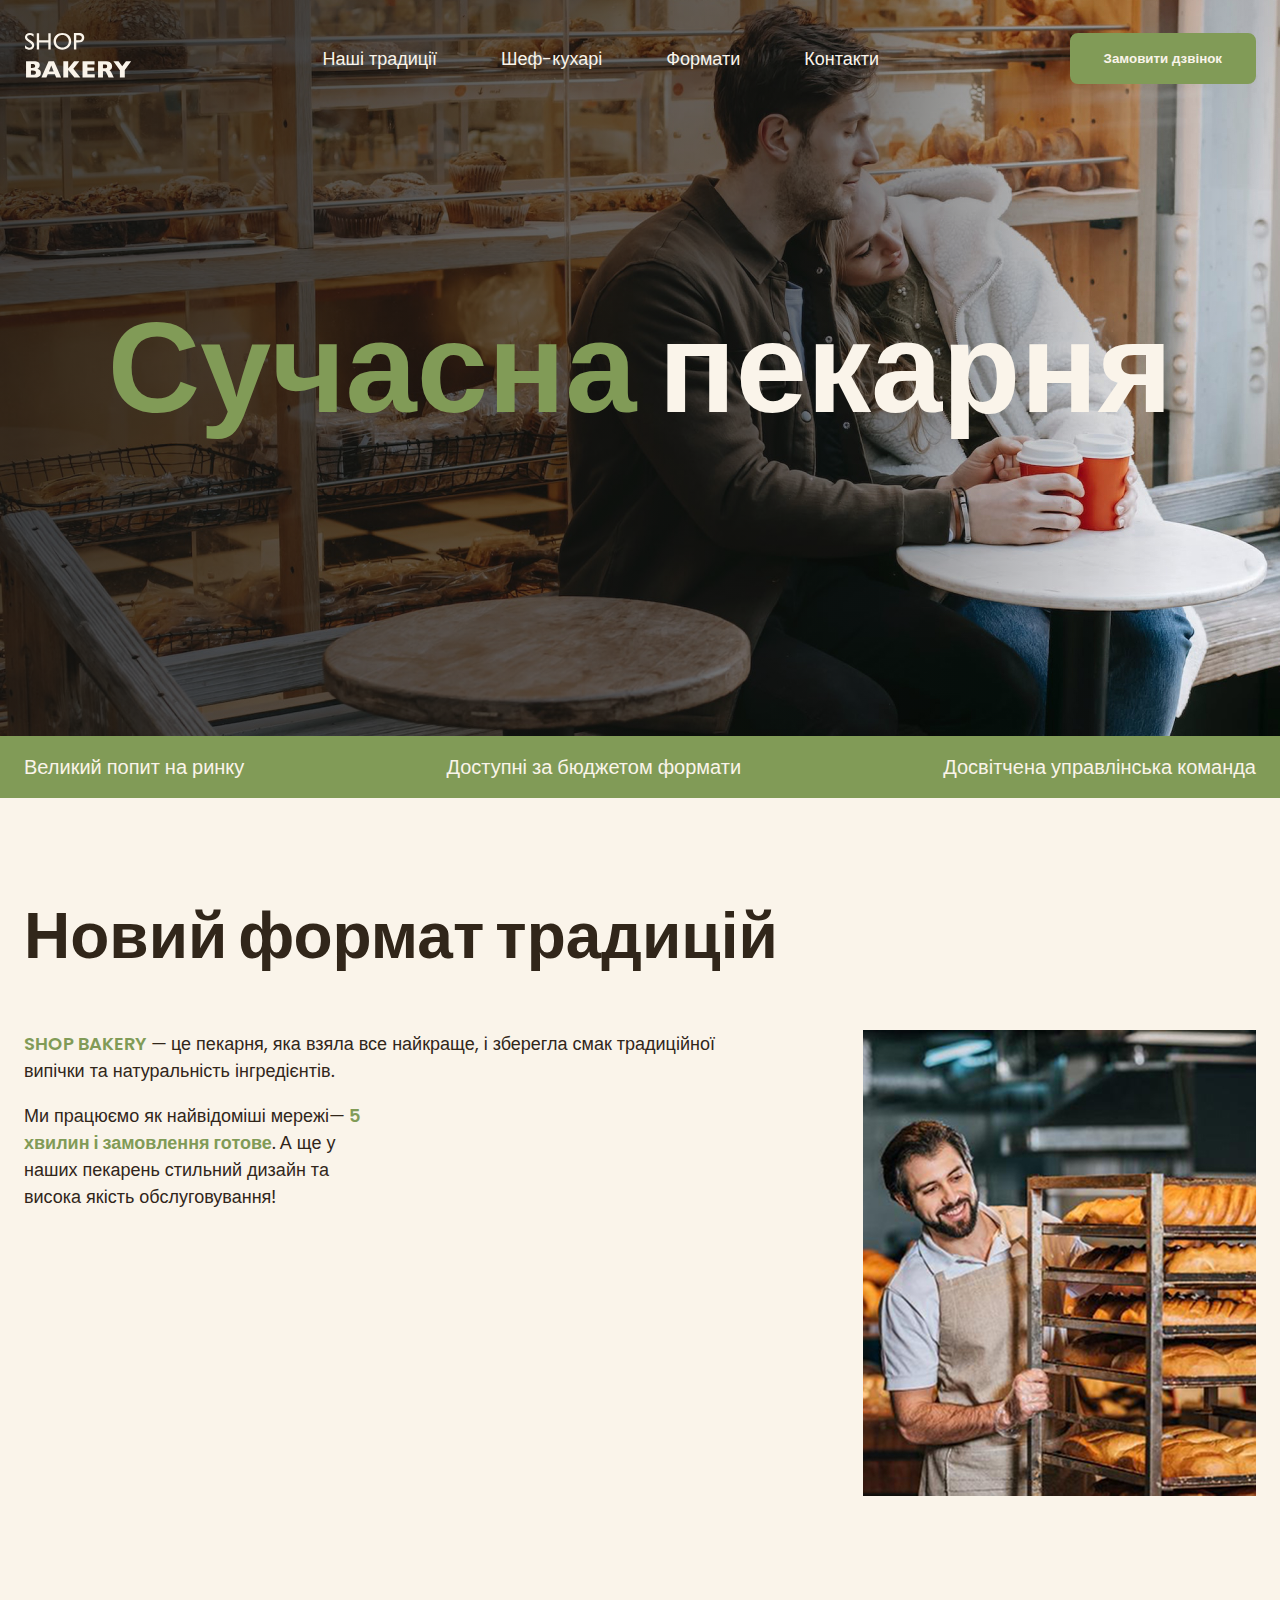
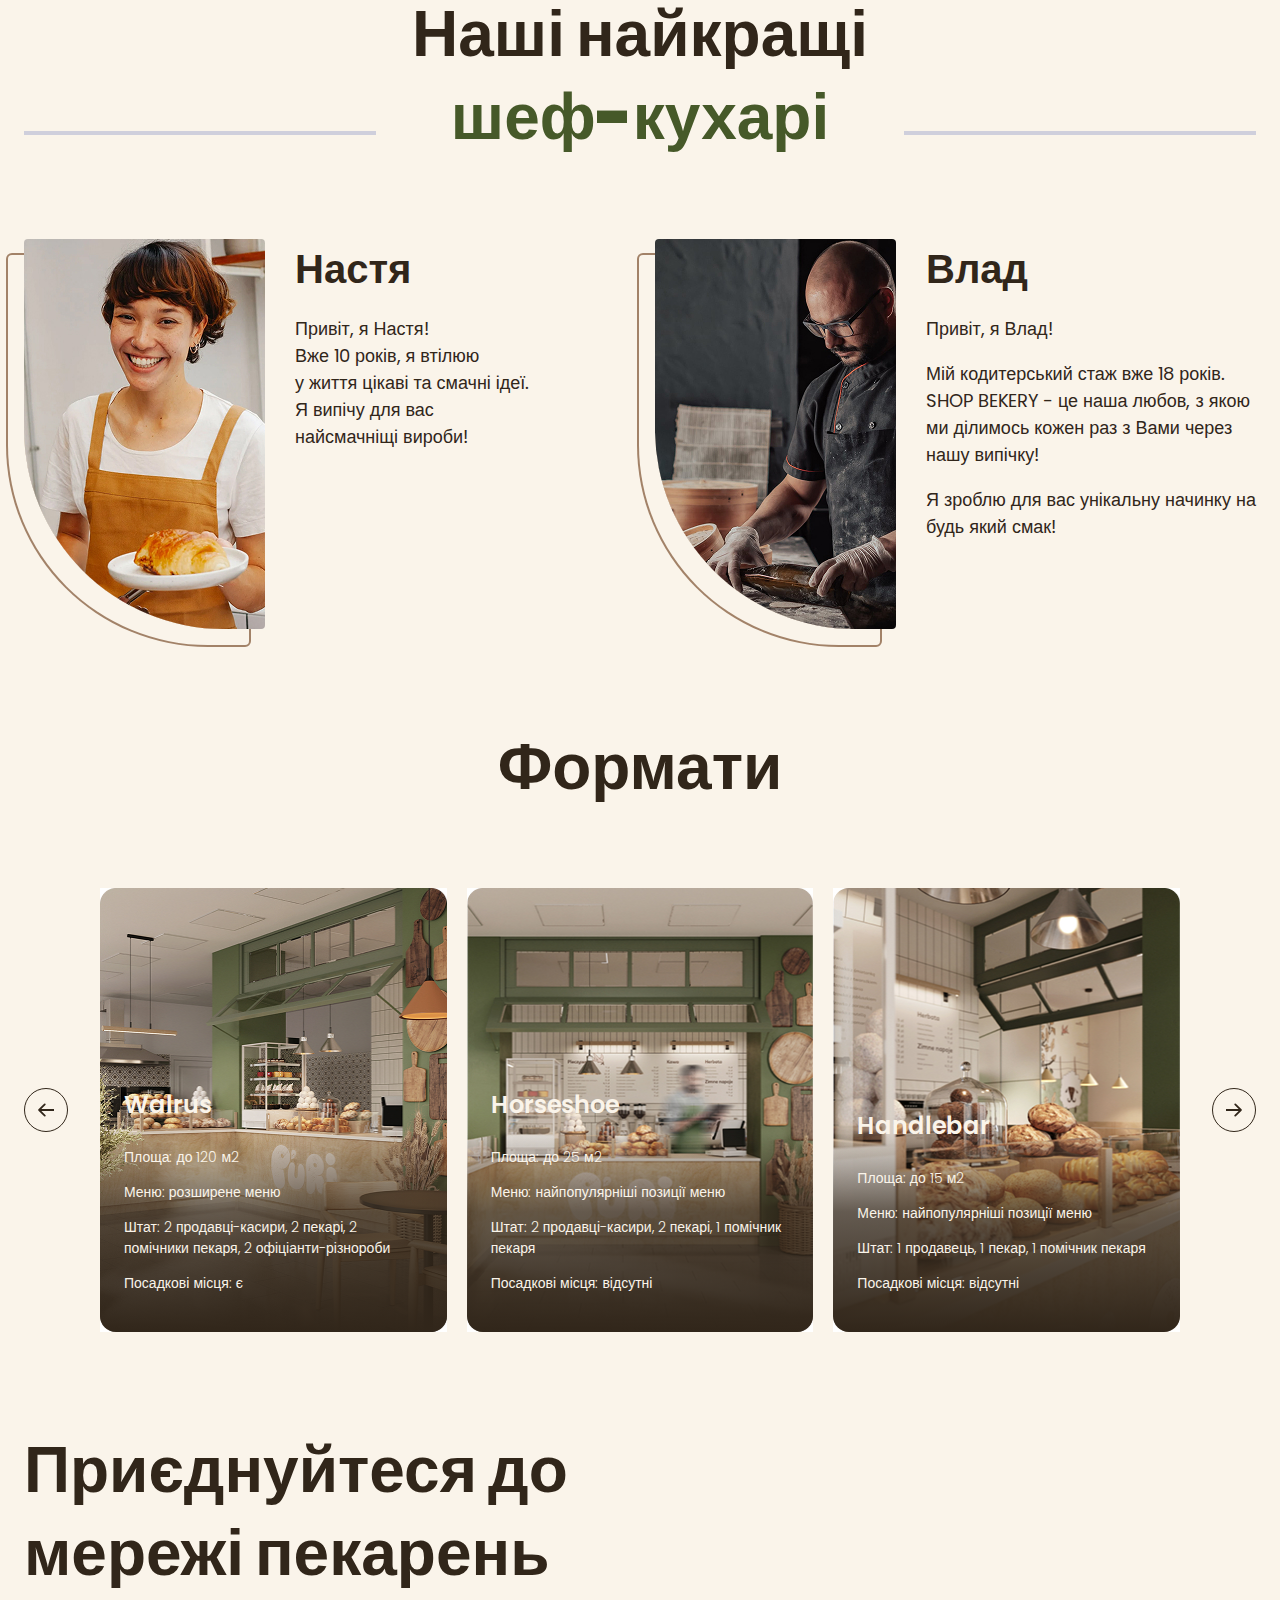
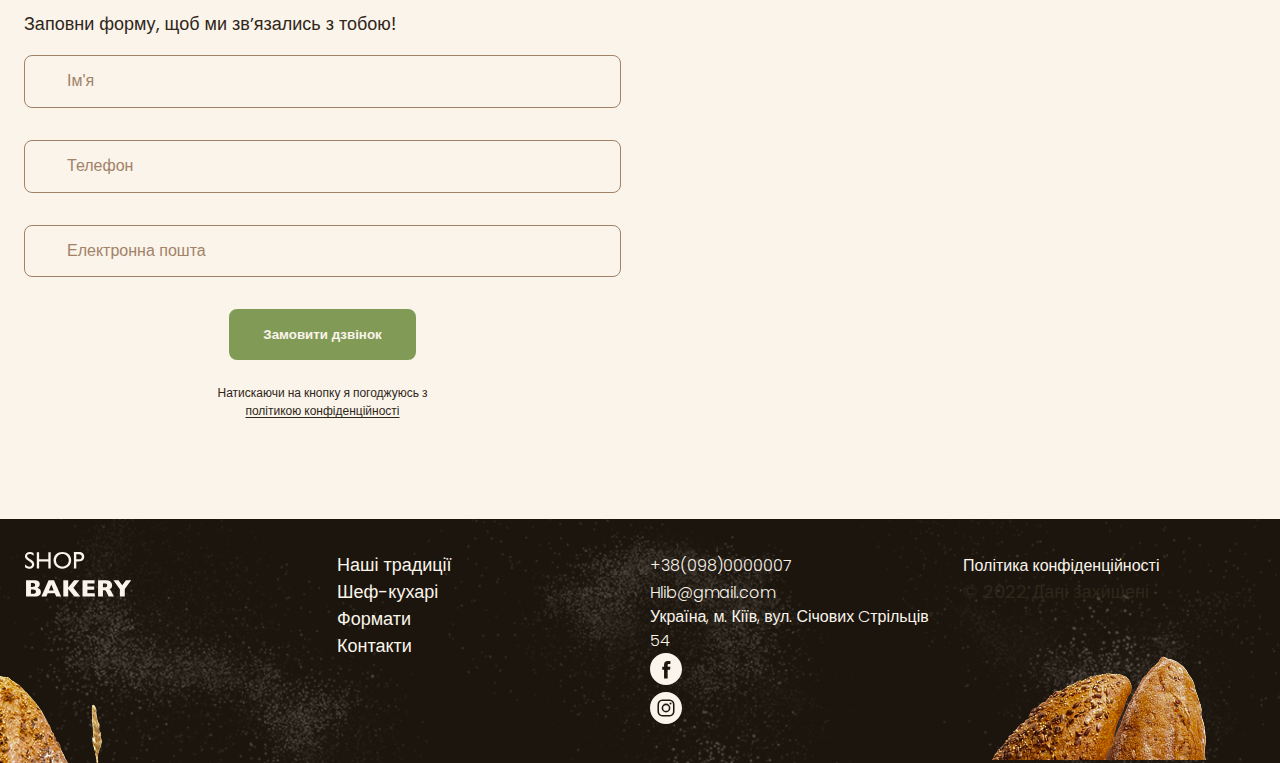
<file: index.html>
<!DOCTYPE html>
<html lang="uk">
  <head>
    <meta charset="UTF-8" />
    <meta http-equiv="X-UA-Compatible" content="IE=edge" />
    <meta name="viewport" content="width=device-width, initial-scale=1.0" />
    <title>Сучасна перкарня</title>

    <!-- Styles -->
    <link rel="stylesheet" href="./scss/main.css" />
  </head>
  <body>
    <header class="header">
      <div class="container">
        <div class="header-container">
          <nav class="header-nav">
            <a href="/">
              <img src="./Imeges/logo.svg" alt="Логотип сучасної пекарні" />
            </a>

            <ul class="header-menu">
              <li>
                <a class="link" href="#traditions-section">Наші традиції</a>
              </li>
              <li><a class="link" href="#chafs-section">Шеф-кухарі</a></li>
              <li><a class="link" href="#formats-section">Формати</a></li>
              <li><a class="link" href="#contact-section">Контакти</a></li>
            </ul>
          </nav>
          <button class="button modal-button-open" type="button">
            Замовити дзвінок
          </button>
        </div>
      </div>
    </header>

    <main>
      <section class="hero-section">
        <h1 class="hero-title"><span class="accent">Сучасна</span> пекарня</h1>
      </section>

      <section class="advantages-section">
        <div class="container">
          <h2 class="visually-hidden">Наші переваги</h2>
          <ul class="advantages-list">
            <li class="advantages-item">Великий попит на ринку</li>
            <li class="advantages-item">Доступні за бюджетом формати</li>
            <li class="advantages-item">Досвітчена управлінська команда</li>
          </ul>
        </div>
      </section>
      <section class="traditions-section section" id="traditions-section">
        <div class="container">
          <h2 class="traditions-title section-title">Новий формат традицій</h2>

          <div class="traditions-container">
            <div class="tradition-content">
              <p class="traditions-text">
                <span class="brand uppercase">shop bakery</span> — це пекарня,
                яка взяла все найкраще, і зберегла смак традиційної випічки та
                натуральність інгредієнтів.
              </p>
              <p class="traditions-text limited">
                Ми працюємо як найвідоміші мережі—
                <span class="brand">5 хвилин і замовлення готове</span>. А ще у
                наших пекарень стильний дизайн та висока якість обслуговування!
              </p>
            </div>
            <img src="./Imeges/image 1560.jpg" alt="Пекар біля хлібу" />
          </div>
        </div>
      </section>
      <section class="section" id="chafs-section">
        <div class="container">
          <h2 class="chefs-title section-title centered">
            Наші найкращі <br />
            <span class="accent">шеф-кухарі</span>
          </h2>
          <ul class="chefs-list">
            <li class="chefs-item">
              <article class="chefs-card">
                <img
                  class="chefs-image"
                  src="./Imeges/Nastya.jpg"
                  alt="шеф-кухар настя"
                />
                <div>
                  <h3 class="chaf-title">Настя</h3>
                  <div class="chef-text">
                    <p>Привіт, я Настя!</p>
                    <p>
                      Вже 10 років, я втілюю <br />
                      у життя цікаві та смачні ідеї.
                    </p>
                    <p>
                      Я випічу для вас <br />
                      найсмачніщі вироби!
                    </p>
                  </div>
                </div>
              </article>
            </li>
            <li class="chefs-item">
              <article class="chefs-card">
                <img
                  class="chefs-image"
                  src="./Imeges/Vlad.jpg"
                  alt="шеф-кухар влад"
                />
                <div>
                  <h3 class="chaf-title">Влад</h3>
                  <p class="chef-text">Привіт, я Влад!</p>
                  <p class="chef-text">
                    Мій кодитерський стаж вже 18 років. SHOP BEKERY - це наша
                    любов, з якою ми ділимось кожен раз з Вами через нашу
                    випічку!
                  </p>
                  <p class="chef-text">
                    Я зроблю для вас унікальну начинку на будь який смак!
                  </p>
                </div>
              </article>
            </li>
          </ul>
        </div>
      </section>
      <section class="section" id="formats-section">
        <div class="container">
          <h2 class="formats-title section-title centered">Формати</h2>
          <div class="formats-container">
            <button class="carousel-button" type="button">
              <svg class="carousel-arrow" width="16" height="16">
                <use href="./Imeges/icons.svg#icon-arrow"></use>
              </svg>
            </button>
            <ul class="formats-list">
              <li class="format-item">
                <article class="format-card">
                  <img
                    class="format-image"
                    src="./Imeges/bakery-left.jpg"
                    alt="Walrus format"
                  />
                  <h3 class="format-title" lang="en">Walrus</h3>
                  <div class="format-text">
                    <p>Площа: до 120 м2</p>
                    <p>Меню: розширене меню</p>
                    <p>
                      Штат: 2 продавці-касири, 2 пекарі, 2 помічники пекаря, 2
                      офіціанти-різнороби
                    </p>
                    <p>Посадкові місця: є</p>
                  </div>
                </article>
              </li>
              <li class="format-item">
                <article class="format-card">
                  <img
                    class="format-image"
                    src="./Imeges/backery-center.jpg"
                    alt="Horseshoe format"
                  />
                  <h3 class="format-title" lang="en">Horseshoe</h3>
                  <div class="format-text">
                    <p>Площа: до 25 м2</p>
                    <p>Меню: найпопулярніші позиції меню</p>
                    <p>Штат: 2 продавці-касири, 2 пекарі, 1 помічник пекаря</p>
                    <p>Посадкові місця: відсутні</p>
                  </div>
                </article>
              </li>
              <li class="format-item">
                <article class="format-card">
                  <img
                    class="format-image"
                    src="./Imeges/bakery-right.jpg"
                    alt="Handlebar format"
                  />
                  <h3 class="format-title" lang="en">Handlebar</h3>
                  <div class="format-text">
                    <p>Площа: до 15 м2</p>
                    <p>Меню: найпопулярніші позиції меню</p>
                    <p>Штат: 1 продавець, 1 пекар, 1 помічник пекаря</p>
                    <p>Посадкові місця: відсутні</p>
                  </div>
                </article>
              </li>
            </ul>
            <button class="carousel-button next" type="button">
              <svg class="carousel-arrow" width="16" height="16">
                <use href="./Imeges/icons.svg#icon-arrow"></use>
              </svg>
            </button>
          </div>
        </div>
      </section>
      <section class="contact-section section" id="contact-section">
        <div class="container">
          <div class="contact-container">
            <div class="contact-form">
              <h2 class="contact-title section-title">
                Приєднуйтеся до мережі пекарень
              </h2>
              <p>Заповни форму, щоб ми звʼязались з тобою!</p>
              <form name="contact-form" autocomplete="off">
                <div class="form-field">
                  <label class="form-label visually-hidden" for="user-name">
                    Ім'я</label
                  >
                  <input
                    class="form-input"
                    type="text"
                    id="user-name"
                    name="user-name"
                    placeholder="Ім'я"
                  />
                </div>
                <div class="form-field">
                  <label class="form-label visually-hidden" for="user-tel">
                    Телефон</label
                  >
                  <input
                    class="form-input"
                    type="text"
                    id="user-tel"
                    name="user-tel"
                    placeholder="Телефон"
                  />
                </div>
                <div class="form-field">
                  <label class="form-label visually-hidden" for="user-email">
                    Електронна пошта</label
                  >
                  <input
                    class="form-input"
                    type="text"
                    id="user-email"
                    name="user-email"
                    placeholder="Електронна пошта"
                  />
                </div>
                <button class="form-button button" type="submit">
                  Замовити дзвінок
                </button>
                <p class="form-terms">
                  Натискаючи на кнопку я погоджуюсь з
                  <a class="form-terms-link" href="#"
                    >політикою конфіденційності</a
                  >
                </p>
              </form>
            </div>
            <iframe
              class="contact-map"
              src="https://www.google.com/maps/embed?pb=!1m18!1m12!1m3!1d5083.958519243704!2d30.4381897830788!3d50.42285805666193!2m3!1f0!2f0!3f0!3m2!1i1024!2i768!4f13.1!3m3!1m2!1s0x40d4ceada17e1a39%3A0x82ea709e19a392f8!2z0J7RgNGF0LDQvQ!5e0!3m2!1sru!2sua!4v1750522999251!5m2!1sru!2sua"
              width="603"
              height="595"
              allowfullscreen=""
              loading="lazy"
              referrerpolicy="no-referrer-when-downgrade"
            ></iframe>
          </div>
        </div>
      </section>
    </main>

    <footer class="footer">
      <div class="container">
        <div class="footer-container">
          <nav class="footer-nav">
            <div class="footer-logo">
              <a href="#">
                <img src="./Imeges/logo.svg" alt="Логотип сучасної пекарні" />
              </a>
            </div>

            <ul class="footer-menu">
              <li><a class="link" href="#">Наші традиції</a></li>
              <li><a class="link" href="#">Шеф-кухарі</a></li>
              <li><a class="link" href="#">Формати</a></li>
              <li><a class="link" href="#">Контакти</a></li>
            </ul>
          </nav>
          <address class="footer-address">
            <ul class="address-list">
              <li>
                <a class="address-link" href="tel:+380980000007"
                  >+38(098)0000007</a
                >
              </li>
              <li>
                <a class="address-link" href="mailto:Hlib@gmail.com">
                  Hlib@gmail.com</a
                >
              </li>
              <li>
                <a
                  class="address-link"
                  href="https://maps.app.goo.gl/A3w4KHKBiMVLedpc7"
                  target="_blank"
                >
                  Україна, м. Кіїв, вул. Січових Cтрільців 54
                </a>
              </li>
              <li>
                <a href="#">
                  <svg class="address-icon" width="32" height="32">
                    <use href="./Imeges/icons.svg#icon-facebook"></use>
                  </svg>
                </a>
              </li>
              <li>
                <a href="#">
                  <svg class="address-icon" width="32" height="32">
                    <use href="./Imeges/icons.svg#icon-instagram"></use>
                  </svg>
                </a>
              </li>
            </ul>
            <div class="address-info">
              <a class="address-link" href="#" target="_blank"
                >Політика конфіденційності</a
              >
              <p class="address-copyright">&copy; 2022 Дані захищені</p>
            </div>
          </address>
        </div>
      </div>
    </footer>
    <div class="backdrop is-hidden">
      <div class="modal">
        <button class="modal-button-close" type="button">Close</button>
        <h2>Замовити дзвінок</h2>
        <p>Залишіть заявку та наш спеціаліст зв'яжеться з Вами!</p>
        <form name="modal-form" autocomplete="off">
          <div class="form-field">
            <label class="form-label visually-hidden" for="user-name">
              Ім'я</label
            >
            <input
              class="form-input"
              type="text"
              id="user-name"
              name="user-name"
              placeholder="Ім'я"
              required
            />
          </div>
          <div class="form-field">
            <label class="form-label visually-hidden" for="user-tel">
              Телефон</label
            >
            <input
              class="form-input"
              type="text"
              id="user-tel"
              name="user-tel"
              placeholder="Телефон"
              required
            />
          </div>
          <div class="form-field">
            <label class="form-label visually-hidden" for="user-email">
              Електронна пошта</label
            >
            <input
              class="form-input"
              type="text"
              id="user-email"
              name="user-email"
              placeholder="Електронна пошта"
              required
            />
          </div>
          <!-- <div class="check-box">
              <input
                class="checkbox-input visually-hidden"
                type="checkbox"
                name="term-conditions"
                id="term-conditions"
              />
              <label class="checkbox-label" for="term-conditions">
                Я точно погоджуюсь з політикою конфіденційності
              </label>
            </div> -->

          <button class="form-button button" type="submit">
            Замовити дзвінок
          </button>
          <p class="form-terms">
            Натискаючи на кнопку я погоджуюсь з
            <a class="form-terms-link" href="#">політикою конфіденційності</a>
          </p>
        </form>
      </div>
    </div>
    <script src="./js/modal.js"></script>
  </body>
</html>
</file>
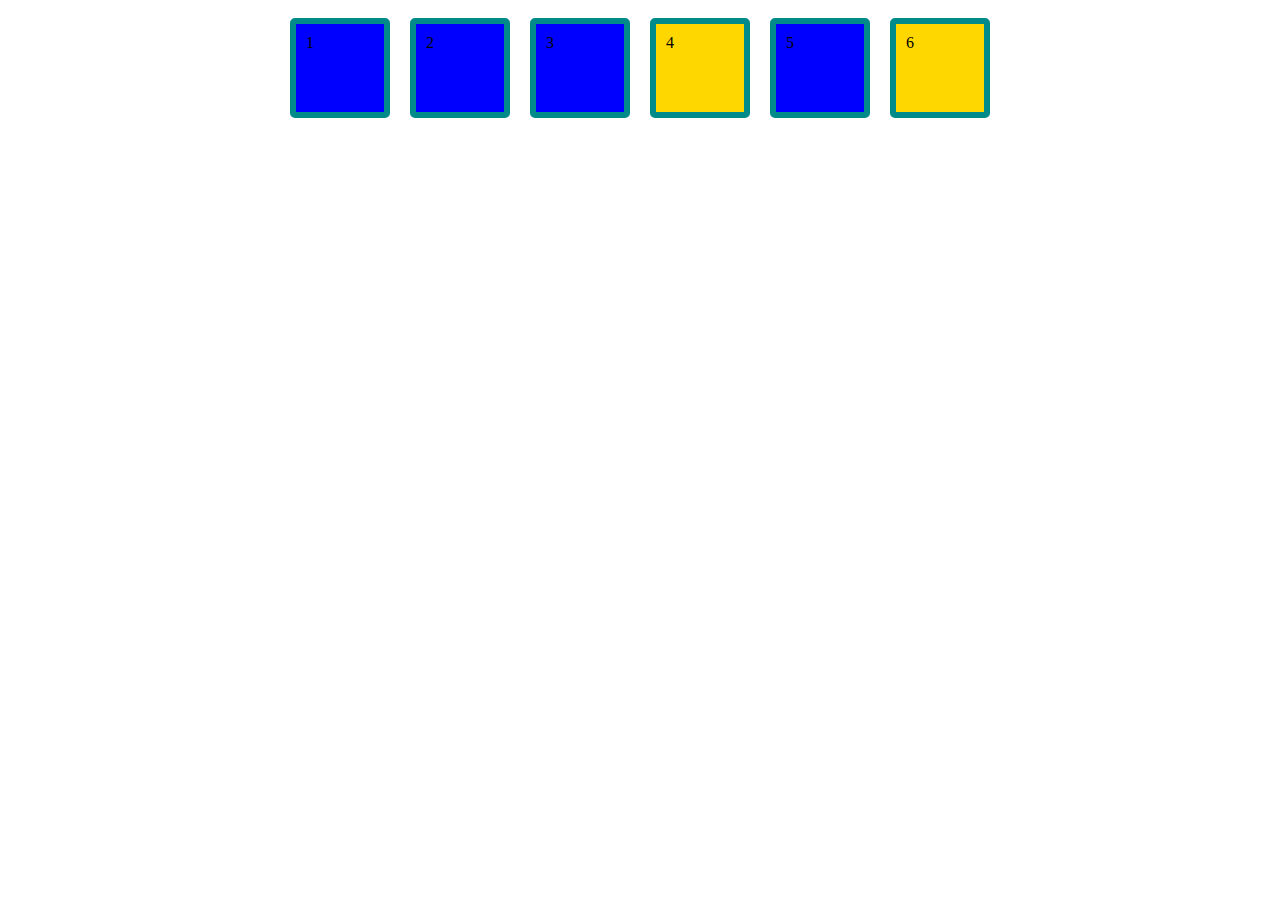
<file: test.html>
<!DOCTYPE html>
<html lang="en">
  <head>
    <meta charset="UTF-8" />
    <meta name="viewport" content="width=device-width, initial-scale=1.0" />
    <title>Test</title>
    <link rel="stylesheet" href="/css/test.css" />
  </head>
  <body>
    <div class="flex-container">
      <div class="item">1</div>
      <div class="item">2</div>
      <div class="item">3</div>
      <div class="item">4</div>
      <div class="item">5</div>
      <div class="item">6</div>
    </div>
  </body>
</html>
</file>
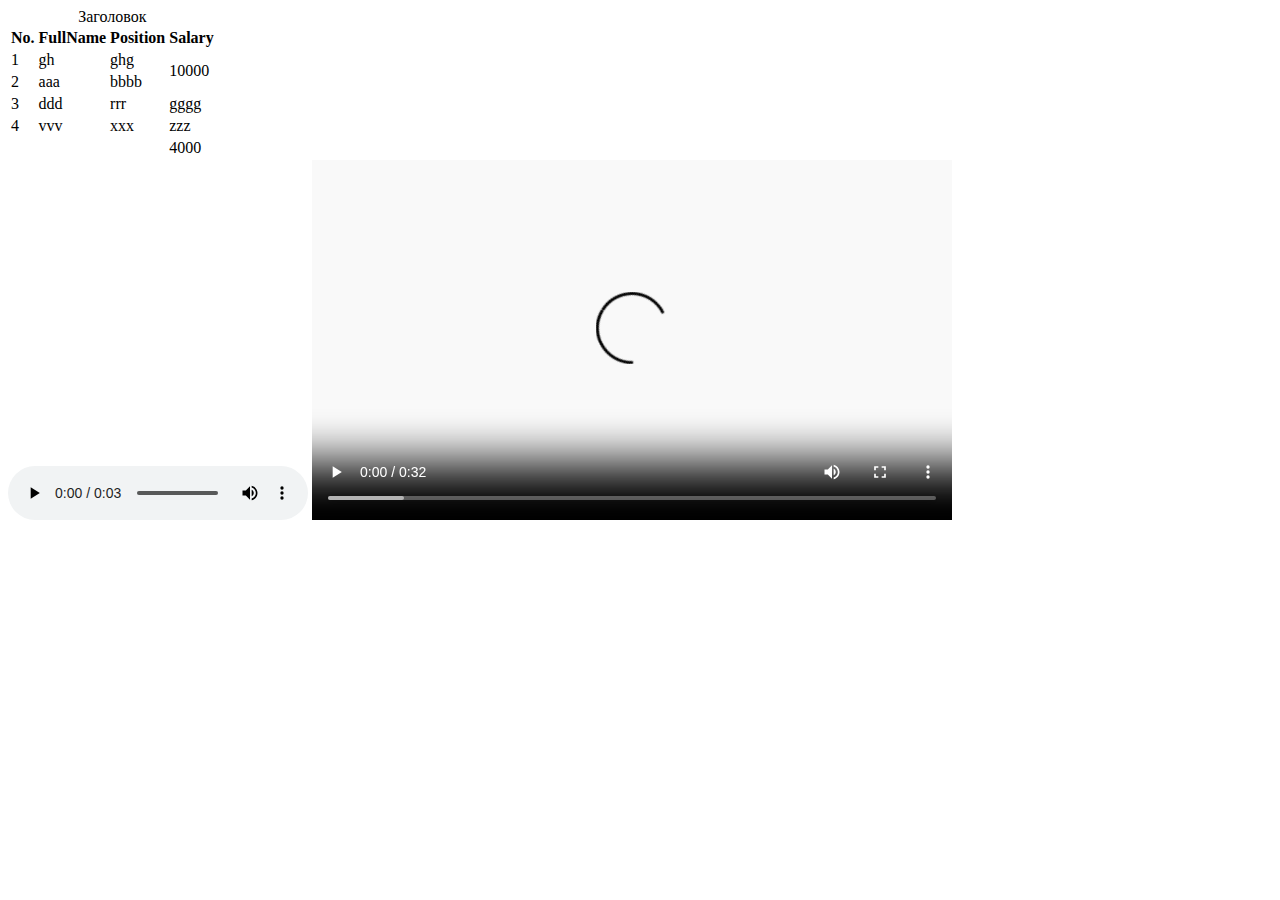
<file: TestTable.html>
<!DOCTYPE html>
<html lang="en">
  <head>
    <meta charset="UTF-8" />
    <meta name="viewport" content="width=device-width, initial-scale=1.0" />
    <title>Test HTML page</title>
  </head>
  <body>
    <!-- Тестова таблиця -->
    <table>
      <caption>
        Заголовок
      </caption>
      <thead>
        <tr>
          <th>No.</th>
          <th>FullName</th>
          <th>Position</th>
          <th>Salary</th>
        </tr>
      </thead>
      <tbody>
        <tr>
          <td>1</td>
          <td>gh</td>
          <td>ghg</td>
          <td rowspan="2">10000</td>
        </tr>
        <tr>
          <td>2</td>
          <td>aaa</td>
          <td>bbbb</td>
          <!-- <td>ccc</td> -->
        </tr>
        <tr>
          <td>3</td>
          <td>ddd</td>
          <td>rrr</td>
          <td>gggg</td>
        </tr>
        <tr>
          <td>4</td>
          <td>vvv</td>
          <td>xxx</td>
          <td>zzz</td>
        </tr>
      </tbody>
      <tfoot>
        <tr>
          <td></td>
          <td></td>
          <td></td>
          <td>4000</td>
        </tr>
      </tfoot>
    </table>
    <audio controls>
      <source src="./media/sample-3s.mp3" />
    </audio>
    <video controls>
      <source src="./media/big-buck-bunny_trailer-.webm" type="video/webm" />
    </video>
    <iframe
      width="560"
      height="315"
      src="https://www.youtube.com/embed/wW4gnYOBN78?si=ojAUmT6cKuFB76kY"
      title="YouTube video player"
      frameborder="0"
      allow="accelerometer; autoplay; clipboard-write; encrypted-media; gyroscope; picture-in-picture; web-share"
      referrerpolicy="strict-origin-when-cross-origin"
      allowfullscreen
    ></iframe>
  </body>
</html>
</file>
<file: scss/main.css>
@charset "UTF-8";
@font-face {
  font-display: swap;
  font-family: "Poppins";
  font-weight: 300;
  src: url("../fonts/poppins-v23-latin-300.woff2") format("woff2");
}
@font-face {
  font-family: "Poppins";
  font-display: swap;
  font-weight: 400;
  src: url("../fonts/poppins-v23-latin-regular.woff2") format("woff2");
}
@font-face {
  font-display: swap;
  font-family: "Poppins";
  font-weight: 600;
  src: url("../fonts/poppins-v23-latin-600.woff2") format("woff2");
}
@font-face {
  font-display: swap;
  font-family: "Poppins";
  font-weight: 900;
  src: url("../fonts/poppins-v23-latin-900.woff2") format("woff2");
}
:root {
  --color-primary-dark: #31261A;
  --color-primary-light: #FAF4EA;
  --color-secondary-dack: #A28268;
  --color-brand-normal: #819b57;
  --color-brand-dark: #465929;
  --color-brand-light: #cfcfdc;
}

*,
*::after,
*::before {
  box-sizing: border-box;
  /* треба для того щоб всі елементи не змінювали розмір блоку у якому 
  знаходяться елементи, тобто якщо ширина і висота по 100 і коли ми додасо бордер 5 у нас наш 
  прямокутник стане 105 на 105 а нам це не потрібно*/
}

body {
  color: var(--color-primary-dark);
  background-color: var(--color-primary-light);
  font-family: "Poppins", sans-serif;
  line-height: 1.5;
  font-size: 18px;
  font-weight: 400;
  margin: 0;
}

h1,
h2,
h3,
h4,
h5,
h6,
p {
  margin-top: 0;
}

a {
  display: inline-block;
}

address {
  font-style: normal;
}

ul {
  list-style-type: none;
  padding: 0;
  margin: 0;
}

.visually-hidden {
  position: absolute;
  left: -10000px;
  top: auto;
  width: 1px;
  height: 1px;
  overflow: hidden;
}

.container {
  width: 100%;
  max-width: 1288px;
  margin: 0 auto;
  padding: 0 24px;
}

.section {
  padding: 48px 0;
}

.section-title {
  font-size: 64px;
  font-weight: 900;
  line-height: 1.3;
}

.section-title.centered {
  text-align: center;
}

.section-title .accent {
  color: var(--color-brand-dark);
}

.button {
  padding: 16px 32px;
  color: var(--color-primary-light);
  background-color: var(--color-brand-normal);
  border: 2px solid var(--color-brand-normal);
  font-weight: 600;
  border-radius: 8px;
  cursor: pointer;
}

.button:hover {
  color: var(--color-brand-dark);
  background-color: transparent;
}

.link {
  color: var(--color-primary-light);
  text-decoration: none;
  transition: color 0.3s;
}

.link:hover {
  color: var(--color-brand-normal);
}

/* Header-section */
.header {
  position: absolute;
  left: 0;
  top: 0;
  width: 100%;
  padding-top: 32px;
}

.header-container {
  display: flex;
  align-items: center;
  gap: 40px;
}

.header-nav {
  display: flex;
  align-items: center;
  flex-grow: 1;
  gap: 40px;
}

.header-menu {
  display: flex;
  gap: 64px;
  flex-grow: 1;
  justify-content: center;
}

/* hero-section */
.hero-section {
  padding: 272px 0;
  background-image: linear-gradient(102.76deg, rgba(18, 18, 17, 0.78) 2.03%, rgba(18, 18, 17, 0.6) 58.46%, rgba(18, 18, 17, 0) 90.36%), url("../Imeges/fon-bakery.jpg");
  background-repeat: no-repeat;
  background-position: center top;
  background-size: cover;
}

.hero-title {
  margin-bottom: 0;
  color: var(--color-primary-light);
  text-align: center;
  font-size: 128px;
  font-weight: 900;
}

.hero-title .accent {
  color: var(--color-brand-normal);
}

/* advantages-section */
.advantages-section {
  padding: 16px 0;
  background-color: var(--color-brand-normal);
}

.advantages-list {
  display: flex;
  justify-content: space-between;
  gap: 40px;
}

.advantages-item {
  color: var(--color-primary-light);
  font-weight: 300;
  font-size: 20px;
}

/* Tradition section */
.traditions-section {
  padding-top: 96px;
}

.traditions-container {
  display: flex;
  gap: 40px;
  justify-content: space-between;
}

.tradition-content {
  max-width: 710px;
}

.traditions-text .traditions-title {
  margin-bottom: 42px;
}

.traditions-text .brand {
  color: var(--color-brand-normal);
  font-weight: 600;
}

.traditions-text .uppercase {
  text-transform: uppercase;
}

.traditions-text.limited {
  max-width: 340px;
}

/* chef section */
.chaf-title {
  margin-bottom: 16px;
  font-size: 40px;
  font-weight: 600;
}

.chef-text p {
  margin-bottom: 24px;
}

.chef-text p:not(:last-child) {
  margin-bottom: 0;
}

.chefs-title {
  position: relative;
  margin: 0 auto 80px;
}

.chefs-title::after,
.chefs-title::before {
  display: block;
  width: 352px;
  border: 2px solid var(--color-brand-light);
  content: "";
  position: absolute;
  bottom: 24px;
}

.chefs-title::before {
  left: 0;
}

.chefs-title::after {
  right: 0;
}

.chefs-list {
  display: flex;
  gap: 40px 30px;
  flex-wrap: wrap;
}

.chefs-item {
  flex-basis: calc((100% - 30px) / 2);
}

.chefs-card {
  display: flex;
  gap: 30px;
}

.chefs-image {
  box-shadow: -16px 16px 0 0 var(--color-primary-light), -16px 16px 0 2px var(--color-secondary-dack);
  border-radius: 4px 4px 4px 200px;
}

/* Formats-section */ /* carousel-button */
.carousel-button {
  display: flex;
  flex-shrink: 0;
  align-items: center;
  justify-content: center;
  width: 44px;
  height: 44px;
  padding: 0;
  background-color: transparent;
  fill: var(--color-primary-dark);
  border: 1px solid var(--color-primary-dark);
  border-radius: 50%;
  cursor: pointer;
}

.carousel-button:hover {
  background-color: var(--color-primary-dark);
  fill: var(--color-primary-light);
}

.carousel-button.next {
  transform: rotate(180deg);
}

.formats-container {
  display: flex;
  align-items: center;
  gap: 32px;
}

.formats-list {
  display: flex;
  gap: 20px;
  flex-wrap: wrap;
}

.format-card {
  position: relative;
  padding: 24px;
  background-image: linear-gradient(180deg, rgba(49, 38, 26, 0) 55.21%, rgba(49, 38, 26, 0.71) 72.92%, var(--color-primary-dark) 100%);
  border-radius: 16px;
  /* додав висоту і ширину бо без неї чогось
   не праильно картки відображались, 
  у того тіпа такого не було */
  height: 444px;
  width: 100%;
  transition: transform 0.3s;
  display: flex;
  flex-direction: column;
  justify-content: end;
}

.format-card:hover {
  transform: scale(1.05);
}

.format-image {
  position: absolute;
  top: 0;
  left: 0;
  width: 100%;
  height: 100%;
  z-index: -1;
}

.format-item {
  flex-basis: calc((100% - 40px) / 3);
}

.formats-title {
  margin-bottom: 80px;
}

.format-title {
  font-size: 24px;
  font-weight: 600;
  color: var(--color-primary-light);
}

.format-text {
  font-size: 14px;
  font-weight: 300;
  color: var(--color-primary-light);
}

/* contact section */
.contact-container {
  display: flex;
  gap: 32px;
}

.contact-map {
  flex-shrink: 0;
  border: none;
  border-radius: 16px;
}

.contact-section {
  padding-bottom: 96px;
}

.contact-title {
  margin-bottom: 16px;
}

/* Footer */
.footer-container {
  display: flex;
  gap: 20px;
}

.footer-nav {
  display: flex;
  flex-basis: 50%;
  gap: 20px;
}

.footer-address {
  display: flex;
  flex-basis: 50%;
  gap: 20px;
}

.footer {
  position: relative;
  background-image: url("../Imeges/footer-fon.png");
  background-color: var(--color-primary-dark);
  background-repeat: no-repeat;
  background-size: cover;
  background-position: center;
  padding: 32px 0;
}

.footer::before,
.footer::after {
  position: absolute;
  bottom: 0;
  background-repeat: no-repeat;
  content: "";
}

.footer::before {
  width: 180px;
  height: 120px;
  left: 0;
  background-image: url("../Imeges/bread-small.png");
  content: "";
}

.footer::after {
  width: 380px;
  height: 190px;
  right: 0;
  background-image: url("../Imeges/bread-large.png");
  content: "";
}

.address-info {
  flex-basis: 50%;
  /* або 
      flex-grow: 1;*/
}

.address-list {
  flex-basis: 50%;
  /* або 
      flex-grow: 1;*/
}

.footer-logo {
  flex-basis: 50%;
  /* або 
  flex-grow: 1;*/
}

.footer-menu {
  flex-basis: 50%;
  /* або 
      flex-grow: 1;*/
}

.address-link {
  color: var(--color-primary-light);
  font-size: 16px;
  font-weight: 300;
  text-decoration: none;
}

.address-icon {
  fill: var(--color-primary-light);
}

.address-icon:hover {
  fill: var(--color-brand-normal);
}

.address-link:hover {
  color: var(--color-brand-normal);
}

.addres-copyright {
  color: #a18268;
  font-size: 14px;
}

/* modal */
.backdrop {
  position: fixed;
  top: 0;
  right: 0;
  left: 0;
  bottom: 0;
  display: flex;
  align-items: center;
  justify-content: center;
  background-color: rgba(0, 0, 0, 0.5);
  padding: 20px 0;
  transition: opacity 0.3s, visibility 0.3s;
}

.modal {
  position: relative;
  width: 100%;
  max-width: 880px;
  height: 100%;
  max-height: 880px;
  background-color: var(--color-primary-light);
  border-radius: 32px;
  padding: 128px;
  overflow-y: auto;
}

.backdrop.is-hidden {
  opacity: 0;
  visibility: hidden;
  pointer-events: none;
}

.modal-button-close {
  position: absolute;
  top: 40px;
  right: 40px;
}

/* contaxt-form */
.form-label {
  display: block;
}

.form-input {
  padding: 16px 42px;
  width: 100%;
  font-size: 16px;
  line-height: 1.17;
  border: 1px solid var(--color-secondary-dack);
  border-radius: 8px;
  background-color: transparent;
}

.form-field {
  margin-bottom: 32px;
}

.form-input:focus {
  border-color: var(--color-brand-normal);
  outline: none;
}

.form-input::-moz-placeholder {
  font-size: 16px;
  line-height: 1.17;
  color: var(--color-secondary-dack);
}

.form-input::placeholder {
  font-size: 16px;
  line-height: 1.17;
  color: var(--color-secondary-dack);
}

.form-input:focus::-moz-placeholder {
  color: var(--color-primary-dark);
}

.form-input:focus::placeholder {
  color: var(--color-primary-dark);
}

.form-button {
  margin: 0 auto 24px;
  display: block;
}

.form-terms {
  margin: 0 auto;
  max-width: 220px;
  font-weight: 500;
  line-height: 1.5;
  font-size: 12px;
  text-align: center;
}

.form-terms-link {
  color: var(--color-primary-dark);
  text-underline-offset: 2px;
}

/* .checkbox-input{
    appearance: none;
}
.checkbox-input:checked + .checkbox-label::before{
    background-color: #465929;
}
.checkbox-label::before{
    position: absolute;
    top: 0;
    left: 0;
    margin-top: 5px;
    width: 16px;
    height: 16px;
    border: 1px solid var(--color-primary-dark);
    border-radius: 2px;
    content: '';
}
.checkbox-label{
    padding-left: 24px;
}
.check-box{
    position: relative;
} *//*# sourceMappingURL=main.css.map */
</file>
<file: css/test.css>
*{
    box-sizing: border-box;
        /*Буде фіксована висона і ширина, елементи такі як падінг і бордер 
            не будуть змінювати ці значення  */
}
.item{
    /* display: block;
    display: inline;
    display: inline-block; відображення на сторінці, або рядком або блоком типу одне під одним 
    (інлайн не використовує лирину і висону а вираховує все авто і не використовує вертикальні відсупи (марджен))*/

    
    /* width: 100px; */
    flex-basis: 100px;
    height: 100px;
    background-color: blue;
    padding: 10px;
    border: 5px,solid,red;
    border-radius: 5px;
    border: 6px solid darkcyan;
    margin: 10px;
    /* padding: 16,42,16,42; */
    /* або */
    /* padding: 16,42; якщо відрізняються тільки дві сторони */
    /* margin: 0,auto; 
     або 
    margin-left: auto;
    margin-right: auto; */
    
}
.item:nth-child(2n+4){
    background-color: gold;
}
.flex-container {
display: flex;
justify-content: center;
}
</file>
